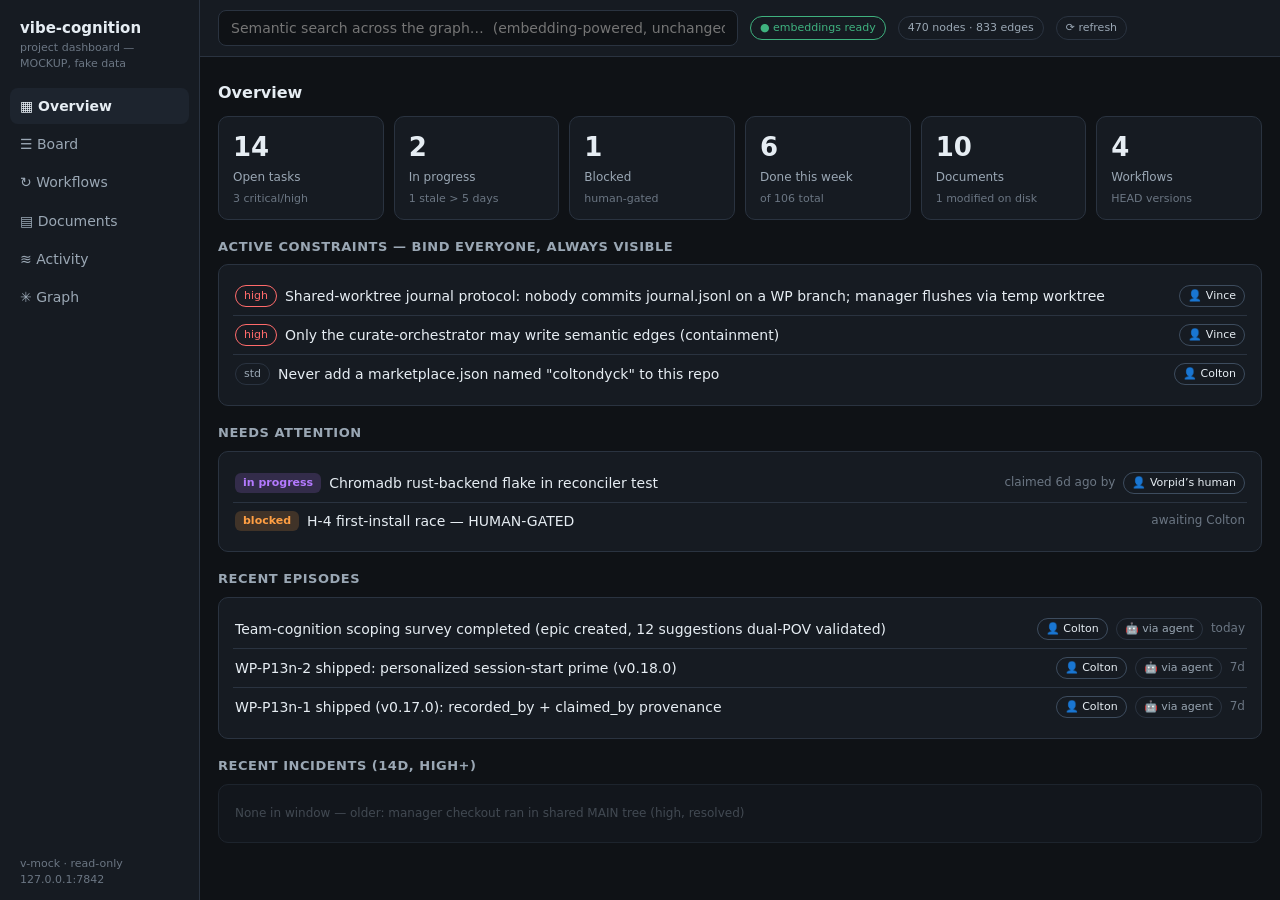
<file: docs/dashboard-redesign-mockup.html>
<!DOCTYPE html>
<html lang="en">
<head>
<meta charset="utf-8">
<meta name="viewport" content="width=device-width, initial-scale=1">
<title>Vibe Cognition — Dashboard Redesign Mockup (fake data)</title>
<style>
  :root{
    --bg:#0f1216; --surface:#161b22; --surface2:#1d242e; --border:#2a3340;
    --ink:#e6edf3; --ink2:#9aa7b4; --ink3:#6b7683;
    --accent:#4c8dff;
    --st-open:#4c8dff; --st-prog:#b47aff; --st-block:#ff9f43; --st-done:#3fb27f;
    --sev-crit:#ff6b6b; --sev-high:#ff9f43; --sev-norm:#9aa7b4;
    --warn-bg:#3a2a12; --warn-bd:#8a6420;
  }
  *{box-sizing:border-box} body{margin:0;font:14px/1.45 system-ui,Segoe UI,sans-serif;background:var(--bg);color:var(--ink)}
  .app{display:grid;grid-template-columns:200px 1fr;min-height:100vh}
  /* nav rail */
  nav{background:var(--surface);border-right:1px solid var(--border);padding:14px 10px;position:sticky;top:0;height:100vh}
  nav .brand{font-weight:700;padding:4px 10px 14px;font-size:15px}
  nav .brand small{display:block;color:var(--ink3);font-weight:400;font-size:11px}
  nav button{display:flex;gap:8px;align-items:center;width:100%;text-align:left;padding:8px 10px;margin:2px 0;border:0;border-radius:8px;background:none;color:var(--ink2);font:inherit;cursor:pointer}
  nav button.active{background:var(--surface2);color:var(--ink);font-weight:600}
  nav button:hover{background:var(--surface2)}
  nav .spacer{flex:1}
  nav .foot{position:absolute;bottom:12px;left:10px;right:10px;color:var(--ink3);font-size:11px;padding:0 10px}
  /* header */
  header{display:flex;gap:12px;align-items:center;padding:10px 18px;border-bottom:1px solid var(--border);background:var(--surface);position:sticky;top:0;z-index:5}
  header input{flex:1;max-width:520px;background:var(--bg);border:1px solid var(--border);border-radius:8px;padding:7px 12px;color:var(--ink);font:inherit}
  .pill{font-size:11px;padding:3px 9px;border-radius:999px;border:1px solid var(--border);color:var(--ink2);white-space:nowrap}
  .pill.ok{color:var(--st-done);border-color:var(--st-done)}
  main{padding:18px;max-width:1200px}
  .view{display:none}.view.active{display:block}
  h2{font-size:16px;margin:6px 0 12px} h3{font-size:13px;color:var(--ink2);margin:18px 0 8px;text-transform:uppercase;letter-spacing:.04em}
  /* tiles */
  .tiles{display:grid;grid-template-columns:repeat(auto-fit,minmax(140px,1fr));gap:10px}
  .tile{background:var(--surface);border:1px solid var(--border);border-radius:10px;padding:12px 14px}
  .tile .n{font-size:26px;font-weight:700} .tile .l{color:var(--ink2);font-size:12px;margin-top:2px}
  .tile .sub{color:var(--ink3);font-size:11px;margin-top:4px}
  /* cards & lists */
  .card{background:var(--surface);border:1px solid var(--border);border-radius:10px;padding:12px 14px;margin-bottom:10px}
  .row{display:flex;gap:8px;align-items:center;flex-wrap:wrap}
  .grow{flex:1}
  ul.plain{list-style:none;margin:0;padding:0} ul.plain li{padding:8px 2px;border-bottom:1px solid var(--border)} ul.plain li:last-child{border:0}
  .meta{color:var(--ink3);font-size:12px}
  .chip{font-size:11px;padding:2px 8px;border-radius:999px;border:1px solid var(--border);color:var(--ink2);white-space:nowrap}
  .chip.person{border-color:#3d4c5e;color:var(--ink)}
  .chip.person::before{content:"👤 "}
  .chip.agent::before{content:"🤖 "}
  .chip.seniority{border-style:dashed;color:var(--ink3)}
  .chip.crit{color:var(--sev-crit);border-color:var(--sev-crit)} .chip.high{color:var(--sev-high);border-color:var(--sev-high)} .chip.norm{color:var(--sev-norm)}
  .st{font-size:11px;padding:2px 8px;border-radius:6px;font-weight:600}
  .st.open{background:color-mix(in srgb,var(--st-open) 18%,transparent);color:var(--st-open)}
  .st.prog{background:color-mix(in srgb,var(--st-prog) 18%,transparent);color:var(--st-prog)}
  .st.block{background:color-mix(in srgb,var(--st-block) 18%,transparent);color:var(--st-block)}
  .st.done{background:color-mix(in srgb,var(--st-done) 18%,transparent);color:var(--st-done)}
  /* board */
  .board{display:grid;grid-template-columns:repeat(4,1fr);gap:12px;align-items:start}
  .col{background:var(--surface);border:1px solid var(--border);border-radius:10px;padding:10px}
  .col h4{margin:2px 4px 10px;font-size:12px;color:var(--ink2);text-transform:uppercase;letter-spacing:.04em}
  .tcard{background:var(--surface2);border:1px solid var(--border);border-radius:8px;padding:10px;margin-bottom:8px;cursor:pointer}
  .tcard:hover{border-color:var(--accent)}
  .tcard .crumb{color:var(--ink3);font-size:11px;margin-bottom:4px}
  .tcard .sum{font-size:13px;margin-bottom:8px}
  .warnbanner{background:var(--warn-bg);border:1px solid var(--warn-bd);border-radius:8px;padding:8px 12px;margin:8px 0;font-size:12.5px}
  /* drawer */
  .drawer{position:fixed;top:0;right:0;bottom:0;width:400px;background:var(--surface);border-left:1px solid var(--border);padding:16px;overflow:auto;box-shadow:-8px 0 24px #0008;display:none}
  .drawer.open{display:block}
  .drawer .x{float:right;background:none;border:0;color:var(--ink2);font-size:16px;cursor:pointer}
  .timeline{border-left:2px solid var(--border);margin:8px 0 0 6px;padding-left:14px}
  .timeline .ev{margin-bottom:10px;position:relative}
  .timeline .ev::before{content:"";position:absolute;left:-19.5px;top:4px;width:8px;height:8px;border-radius:50%;background:var(--ink3)}
  table{width:100%;border-collapse:collapse} th,td{text-align:left;padding:8px 10px;border-bottom:1px solid var(--border);font-size:13px} th{color:var(--ink2);font-size:11px;text-transform:uppercase;letter-spacing:.04em}
  .fresh{font-size:11px;padding:2px 8px;border-radius:6px}
  .fresh.ok{background:color-mix(in srgb,var(--st-done) 18%,transparent);color:var(--st-done)}
  .fresh.mod{background:color-mix(in srgb,var(--st-block) 18%,transparent);color:var(--st-block)}
  .note{color:var(--ink3);font-size:12px;border:1px dashed var(--border);border-radius:8px;padding:8px 12px;margin:10px 0}
  .ghost{opacity:.55}
</style>
</head>
<body>
<div class="app">
  <nav>
    <div class="brand">vibe-cognition<small>project dashboard — MOCKUP, fake data</small></div>
    <button class="active" data-v="overview">▦ Overview</button>
    <button data-v="board">☰ Board</button>
    <button data-v="workflows">↻ Workflows</button>
    <button data-v="documents">▤ Documents</button>
    <button data-v="activity">≋ Activity</button>
    <button data-v="graph">✳ Graph</button>
    <div class="foot">v-mock · read-only<br>127.0.0.1:7842</div>
  </nav>
  <div>
    <header>
      <input placeholder="Semantic search across the graph…  (embedding-powered, unchanged)">
      <span class="pill ok">● embeddings ready</span>
      <span class="pill">470 nodes · 833 edges</span>
      <span class="pill">⟳ refresh</span>
    </header>
    <main>

      <!-- OVERVIEW -->
      <section class="view active" id="overview">
        <h2>Overview</h2>
        <div class="tiles">
          <div class="tile"><div class="n">14</div><div class="l">Open tasks</div><div class="sub">3 critical/high</div></div>
          <div class="tile"><div class="n">2</div><div class="l">In progress</div><div class="sub">1 stale &gt; 5 days</div></div>
          <div class="tile"><div class="n">1</div><div class="l">Blocked</div><div class="sub">human-gated</div></div>
          <div class="tile"><div class="n">6</div><div class="l">Done this week</div><div class="sub">of 106 total</div></div>
          <div class="tile"><div class="n">10</div><div class="l">Documents</div><div class="sub">1 modified on disk</div></div>
          <div class="tile"><div class="n">4</div><div class="l">Workflows</div><div class="sub">HEAD versions</div></div>
        </div>

        <h3>Active constraints — bind everyone, always visible</h3>
        <div class="card">
          <ul class="plain">
            <li class="row"><span class="chip crit">high</span><span class="grow">Shared-worktree journal protocol: nobody commits journal.jsonl on a WP branch; manager flushes via temp worktree</span><span class="chip person">Vince</span></li>
            <li class="row"><span class="chip crit">high</span><span class="grow">Only the curate-orchestrator may write semantic edges (containment)</span><span class="chip person">Vince</span></li>
            <li class="row"><span class="chip norm">std</span><span class="grow">Never add a marketplace.json named "coltondyck" to this repo</span><span class="chip person">Colton</span></li>
          </ul>
        </div>

        <h3>Needs attention</h3>
        <div class="card">
          <ul class="plain">
            <li class="row"><span class="st prog">in progress</span><span class="grow">Chromadb rust-backend flake in reconciler test</span><span class="meta">claimed 6d ago by</span><span class="chip person">Vorpid’s human</span></li>
            <li class="row"><span class="st block">blocked</span><span class="grow">H-4 first-install race — HUMAN-GATED</span><span class="meta">awaiting Colton</span></li>
          </ul>
        </div>

        <h3>Recent episodes</h3>
        <div class="card">
          <ul class="plain">
            <li class="row"><span class="grow">Team-cognition scoping survey completed (epic created, 12 suggestions dual-POV validated)</span><span class="chip person">Colton</span><span class="chip agent">via agent</span><span class="meta">today</span></li>
            <li class="row"><span class="grow">WP-P13n-2 shipped: personalized session-start prime (v0.18.0)</span><span class="chip person">Colton</span><span class="chip agent">via agent</span><span class="meta">7d</span></li>
            <li class="row"><span class="grow">WP-P13n-1 shipped (v0.17.0): recorded_by + claimed_by provenance</span><span class="chip person">Colton</span><span class="chip agent">via agent</span><span class="meta">7d</span></li>
          </ul>
        </div>

        <h3>Recent incidents (14d, high+)</h3>
        <div class="card ghost"><ul class="plain"><li class="meta">None in window — older: manager checkout ran in shared MAIN tree (high, resolved)</li></ul></div>
      </section>

      <!-- BOARD -->
      <section class="view" id="board">
        <h2>Board <span class="meta">— tree view toggle ▸ · done capped to 7d · cancelled hidden · columns show sample cards, counts are the real totals</span></h2>
        <div class="board">
          <div class="col"><h4>Open · 14</h4>
            <div class="tcard" id="opencard">
              <div class="crumb">EPIC team-cognition ▸</div>
              <div class="sum">Human identity nodes: person node type w/ seniority + reports-to</div>
              <div class="row"><span class="chip high">high</span><span class="chip person">Colton</span><span class="meta">created today</span></div>
            </div>
            <div class="tcard">
              <div class="crumb">EPIC team-cognition ▸</div>
              <div class="sum">Conflicting-decision warning on search results</div>
              <div class="row"><span class="chip norm">normal</span><span class="chip person">Colton</span></div>
            </div>
            <div class="tcard">
              <div class="crumb">Reliability follow-ups ▸</div>
              <div class="sum">Mechanical guard against branch-switch journal clobber</div>
              <div class="row"><span class="chip high">high</span><span class="chip person">Colton</span></div>
            </div>
          </div>
          <div class="col"><h4>In progress · 2</h4>
            <div class="tcard">
              <div class="crumb">Reliability follow-ups ▸</div>
              <div class="sum">Chromadb rust-backend InternalError flake</div>
              <div class="row"><span class="chip high">high</span><span class="chip person">Vorpid’s human</span><span class="meta">claimed 6d ⚠ stale</span></div>
            </div>
          </div>
          <div class="col"><h4>Blocked · 1</h4>
            <div class="tcard">
              <div class="crumb">P3 audit tail ▸</div>
              <div class="sum">H-4 first-install race — HUMAN-GATED</div>
              <div class="row"><span class="chip norm">low</span><span class="meta">blocked: needs Colton's machine</span></div>
            </div>
          </div>
          <div class="col"><h4>Done · 6 this week</h4>
            <div class="tcard ghost">
              <div class="crumb">EPIC personalized prime ▸</div>
              <div class="sum">WP-P13n-2 prime personalization</div>
              <div class="row"><span class="st done">done</span><span class="chip person">Colton</span></div>
            </div>
          </div>
        </div>
        <div class="note">Click any card → detail drawer (open card at right shows a task example with transition timeline + conflict banner slot).</div>
      </section>

      <!-- WORKFLOWS -->
      <section class="view" id="workflows">
        <h2>Workflows <span class="meta">— HEAD versions; chain expands on detail</span></h2>
        <div class="card row"><span class="grow"><b>Plugin release procedure</b><div class="meta">code commit → version bump → push → ping Loki → marketplace re-pin</div></span><span class="chip">v3 · chain of 3</span><span class="chip person">Vince</span></div>
        <div class="card row"><span class="grow"><b>Tool-surface self-sufficiency audit (recurring)</b><div class="meta">re-run whenever an MCP tool is added or changed</div></span><span class="chip">v1</span><span class="chip person">Vince</span></div>
        <div class="card row"><span class="grow"><b>Shared-checkout journal flush</b><div class="meta">temp worktree → snapshot → commit → push origin main</div></span><span class="chip">v2 · chain of 2</span><span class="chip person">Vince</span></div>
      </section>

      <!-- DOCUMENTS -->
      <section class="view" id="documents">
        <h2>Documents</h2>
        <div class="card" style="padding:0">
        <table>
          <tr><th>Document</th><th>Mode</th><th>Size</th><th>Freshness</th><th>Cited by</th><th></th></tr>
          <tr><td>scope-personalized-prime.md</td><td>copy</td><td>13 KB</td><td><span class="fresh ok">unchanged</span></td><td>6 nodes</td><td><a style="color:var(--accent)" href="#">download</a></td></tr>
          <tr><td>fable-audit-stage2-interconnectivity.md</td><td>copy</td><td>41 KB</td><td><span class="fresh mod">modified on disk</span></td><td>12 nodes</td><td><a style="color:var(--accent)" href="#">download</a></td></tr>
          <tr><td>client-brief-rental-dispute.pdf</td><td>reference</td><td>210 KB</td><td><span class="fresh ok">unchanged</span></td><td class="meta">0 nodes ⚠ inert</td><td><a style="color:var(--accent)" href="#">download</a></td></tr>
        </table>
        </div>
        <div class="note">“Cited by 0” is a graph-health smell (inert document) — surfaced here instead of buried.</div>
      </section>

      <!-- ACTIVITY -->
      <section class="view" id="activity">
        <h2>Activity <span class="meta">— filter: [all types ▾] [all people ▾]</span></h2>
        <div class="card">
          <ul class="plain">
            <li class="row"><span class="chip">decision</span><span class="grow">Seniority IS weighed in retrieval — weighted, never wiped</span><span class="chip person">Colton</span><span class="chip agent">via agent</span><span class="meta">today 17:59</span></li>
            <li class="row"><span class="chip">episode</span><span class="grow">Team-cognition scoping survey completed</span><span class="chip person">Colton</span><span class="chip agent">via agent</span><span class="meta">today 17:39</span></li>
            <li class="row"><span class="chip">task</span><span class="grow">EPIC: team-cognition created (+3 children re-parented)</span><span class="chip person">Colton</span><span class="meta">today 17:29</span></li>
            <li class="row"><span class="chip">discovery</span><span class="grow">Dashboard search has no graph-existence filter (ghost hits)</span><span class="chip person">Vince</span><span class="meta">Jun 13</span></li>
          </ul>
        </div>
      </section>

      <!-- GRAPH -->
      <section class="view" id="graph">
        <h2>Graph <span class="meta">— constellation demoted to a tab; lazy-loaded; unchanged from today</span></h2>
        <div class="card" style="height:340px;display:flex;align-items:center;justify-content:center;color:var(--ink3)">
          [ existing Cytoscape constellation renders here — kept for curation debugging, no longer the front door ]
        </div>
      </section>

    </main>
  </div>
</div>

<!-- DETAIL DRAWER (example: a task) -->
<aside class="drawer" id="drawer">
  <button class="x" onclick="drawer.classList.remove('open')">✕</button>
  <span class="chip">task</span> <span class="chip high">high</span>
  <h2 style="margin:10px 0 4px">Human identity nodes: person node type w/ seniority + reports-to</h2>
  <div class="meta">EPIC team-cognition ▸ · id 1c29cff92e20</div>

  <div class="warnbanner">⚠ <b>Conflict slot (future):</b> shown when this node has a <i>contradicts</i> edge or a superseding HEAD — names the other node + who recorded it.</div>

  <h3>Provenance</h3>
  <div class="row" style="margin-bottom:6px"><span class="meta" style="width:90px">created_by</span><span class="chip person">Colton Dyck</span><span class="chip seniority">owner · senior (future)</span></div>
  <div class="row" style="margin-bottom:6px"><span class="meta" style="width:90px">recorded</span><span class="chip agent">via agent (future bool)</span></div>
  <div class="row"><span class="meta" style="width:90px">claimed_by</span><span class="meta">— unclaimed</span></div>

  <h3>Detail</h3>
  <div class="meta" style="color:var(--ink2)">First-class human identity nodes patterned after teammate-comms profiles but fully separate; updated in place; keyed by email; feeds seniority weighting and onboarding…</div>

  <h3>Transition timeline</h3>
  <div class="timeline">
    <div class="ev"><b>open</b> <span class="meta">· today 17:59 · by Colton Dyck</span></div>
    <div class="ev meta">…future transitions render here with {status, at, by, note}</div>
  </div>

  <h3>Related nodes (replaces constellation navigation)</h3>
  <ul class="plain">
    <li class="row"><span class="chip">part_of</span><span class="grow">EPIC: team-cognition</span></li>
    <li class="row"><span class="chip">relates_to</span><span class="grow">decision: person nodes + seniority weighting approved</span></li>
    <li class="row"><span class="chip">relates_to</span><span class="grow">task: seniority weighting in retrieval</span></li>
  </ul>
</aside>

<script>
  const views=document.querySelectorAll('.view'), btns=document.querySelectorAll('nav button[data-v]'), drawer=document.getElementById('drawer');
  btns.forEach(b=>b.addEventListener('click',()=>{btns.forEach(x=>x.classList.remove('active'));b.classList.add('active');views.forEach(v=>v.classList.toggle('active',v.id===b.dataset.v));}));
  document.getElementById('opencard').addEventListener('click',()=>drawer.classList.add('open'));
</script>
</body>
</html>
</file>
